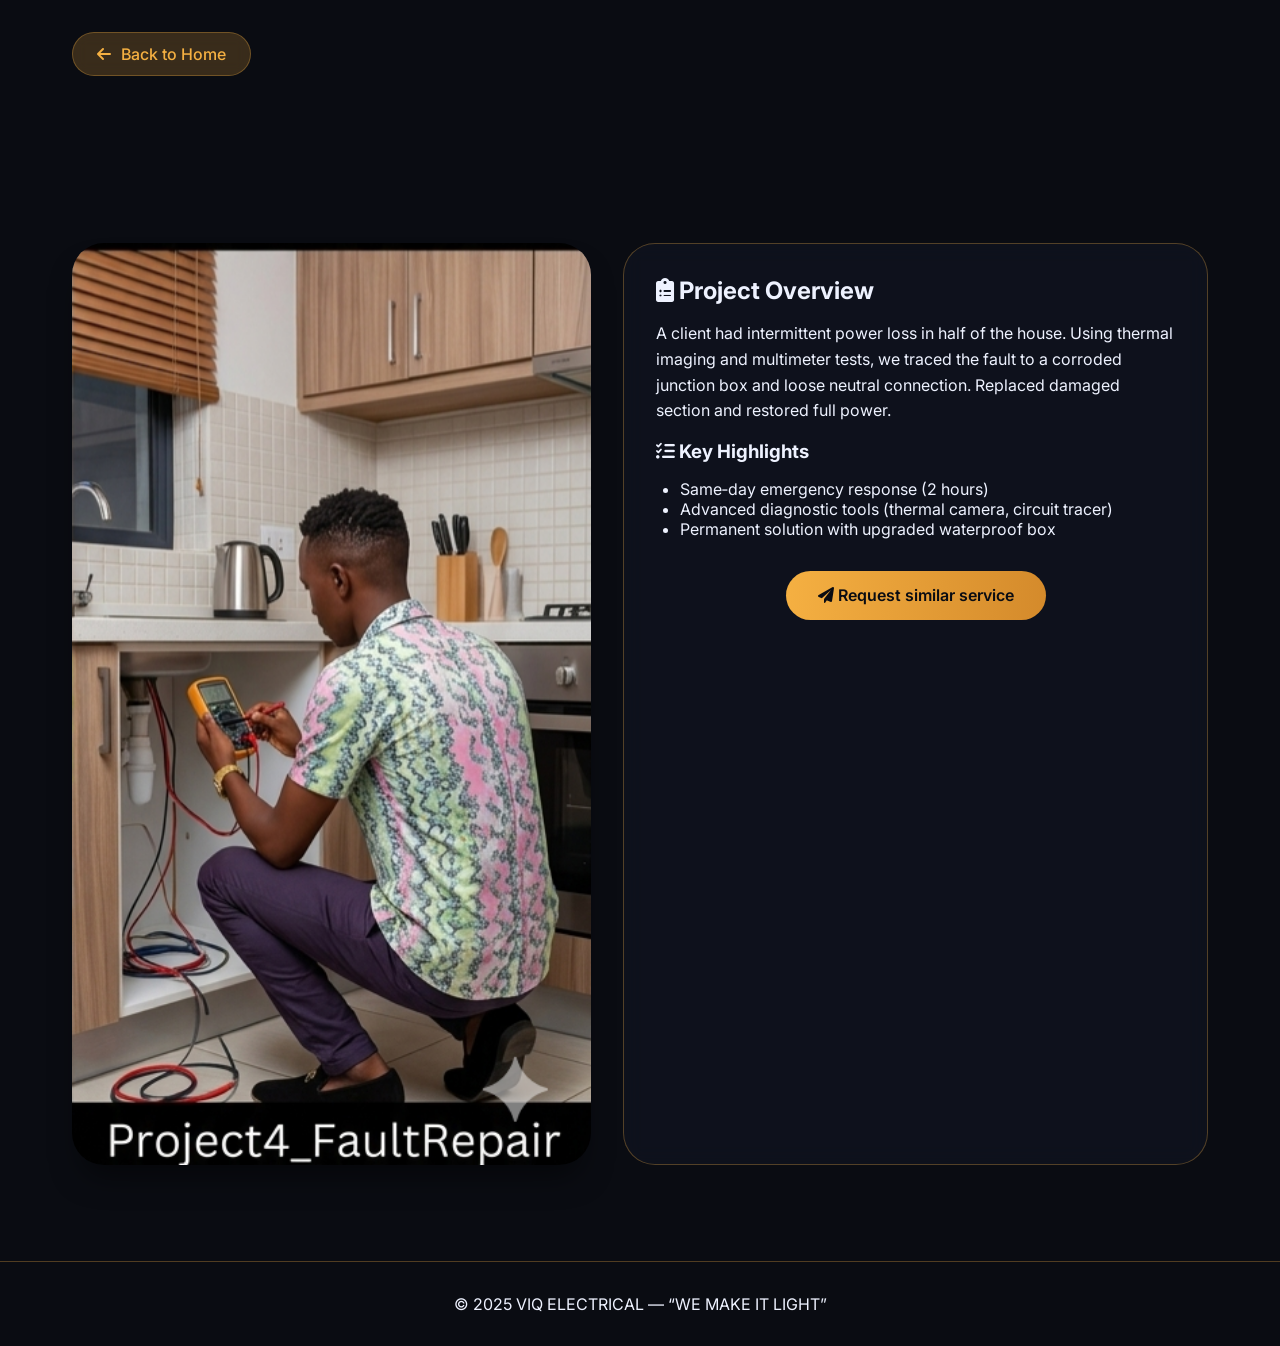
<file: projects/project-fault.html>
<!DOCTYPE html>
<html lang="en">
<head>
    <meta charset="UTF-8">
    <meta name="viewport" content="width=device-width, initial-scale=1.0">
    <title>Fault Finding & Repair | VIQ Electrical</title>
    <link href="https://fonts.googleapis.com/css2?family=Inter:wght@300;400;600;700;800&display=swap" rel="stylesheet">
    <link rel="stylesheet" href="https://cdnjs.cloudflare.com/ajax/libs/font-awesome/6.0.0-beta3/css/all.min.css">
    <script src="https://cdnjs.cloudflare.com/ajax/libs/gsap/3.12.5/gsap.min.js"></script>
    <style>
        * { margin: 0; padding: 0; box-sizing: border-box; }
        body {
            font-family: 'Inter', sans-serif;
            background: #0a0c12;
            color: #eef2ff;
            overflow-x: hidden;
        }
        .container { max-width: 1200px; margin: 0 auto; padding: 2rem; }
        .back-btn {
            display: inline-flex; align-items: center; gap: 10px;
            background: rgba(245, 176, 66, 0.2); backdrop-filter: blur(8px);
            padding: 0.7rem 1.5rem; border-radius: 50px;
            text-decoration: none; color: #f5b042; font-weight: 500;
            margin-bottom: 2rem; transition: 0.3s;
            border: 1px solid rgba(245,176,66,0.3);
        }
        .back-btn:hover { background: #f5b042; color: #0a0c12; transform: translateX(-5px); }
        .project-hero { text-align: center; margin-bottom: 3rem; animation: fadeInUp 0.8s ease; }
        .project-hero h1 { font-size: 3rem; background: linear-gradient(135deg, #fff, #f5b042); -webkit-background-clip: text; background-clip: text; color: transparent; }
        .project-content { display: flex; flex-wrap: wrap; gap: 2rem; margin-top: 2rem; }
        .project-image { flex: 1; border-radius: 2rem; overflow: hidden; box-shadow: 0 20px 30px -10px rgba(0,0,0,0.5); }
        .project-image img { width: 100%; height: auto; display: block; }
        .project-description { flex: 1; background: rgba(18, 22, 35, 0.6); backdrop-filter: blur(10px); border-radius: 2rem; padding: 2rem; border: 1px solid rgba(245,176,66,0.3); }
        .cta-contact { margin-top: 2rem; text-align: center; }
        .liquid-btn { background: linear-gradient(95deg, #f5b042, #d48a2b); padding: 0.9rem 2rem; border-radius: 50px; color: #0a0c12; font-weight: 600; text-decoration: none; display: inline-block; transition: 0.3s; }
        .liquid-btn:hover { transform: scale(1.02); }
        @keyframes fadeInUp { from { opacity: 0; transform: translateY(30px); } to { opacity: 1; transform: translateY(0); } }
        footer { text-align: center; padding: 2rem; border-top: 1px solid rgba(245,176,66,0.3); margin-top: 4rem; }
    </style>
</head>
<body>
    <div class="container">
        <a href="../index.html" class="back-btn"><i class="fas fa-arrow-left"></i> Back to Home</a>
        <div class="project-hero">
            <h1>Emergency Fault Finding & Repair</h1>
            <p style="color: #f5b042; margin-top: 0.5rem;">Rapid diagnosis and safe fix of electrical faults</p>
        </div>
        <div class="project-content">
            <div class="project-image">
                <img src="../images/fault.png" alt="Fault finding and repair">
            </div>
            <div class="project-description">
                <h2><i class="fas fa-clipboard-list"></i> Project Overview</h2>
                <p style="margin: 1rem 0; line-height: 1.6;">A client had intermittent power loss in half of the house. Using thermal imaging and multimeter tests, we traced the fault to a corroded junction box and loose neutral connection. Replaced damaged section and restored full power.</p>
                <h3><i class="fas fa-tasks"></i> Key Highlights</h3>
                <ul style="margin: 1rem 0 0 1.5rem;">
                    <li>Same‑day emergency response (2 hours)</li>
                    <li>Advanced diagnostic tools (thermal camera, circuit tracer)</li>
                    <li>Permanent solution with upgraded waterproof box</li>
                </ul>
                <div class="cta-contact">
                    <a href="../index.html#contact" class="liquid-btn"><i class="fas fa-paper-plane"></i> Request similar service</a>
                </div>
            </div>
        </div>
    </div>
    <footer><p>© 2025 VIQ ELECTRICAL — “WE MAKE IT LIGHT”</p></footer>
    <script>
        gsap.from(".project-hero", { opacity: 0, y: 40, duration: 0.8, ease: "power2.out" });
        gsap.from(".project-content", { opacity: 0, y: 30, duration: 0.8, delay: 0.2 });
    </script>
</body>
</html>
</file>
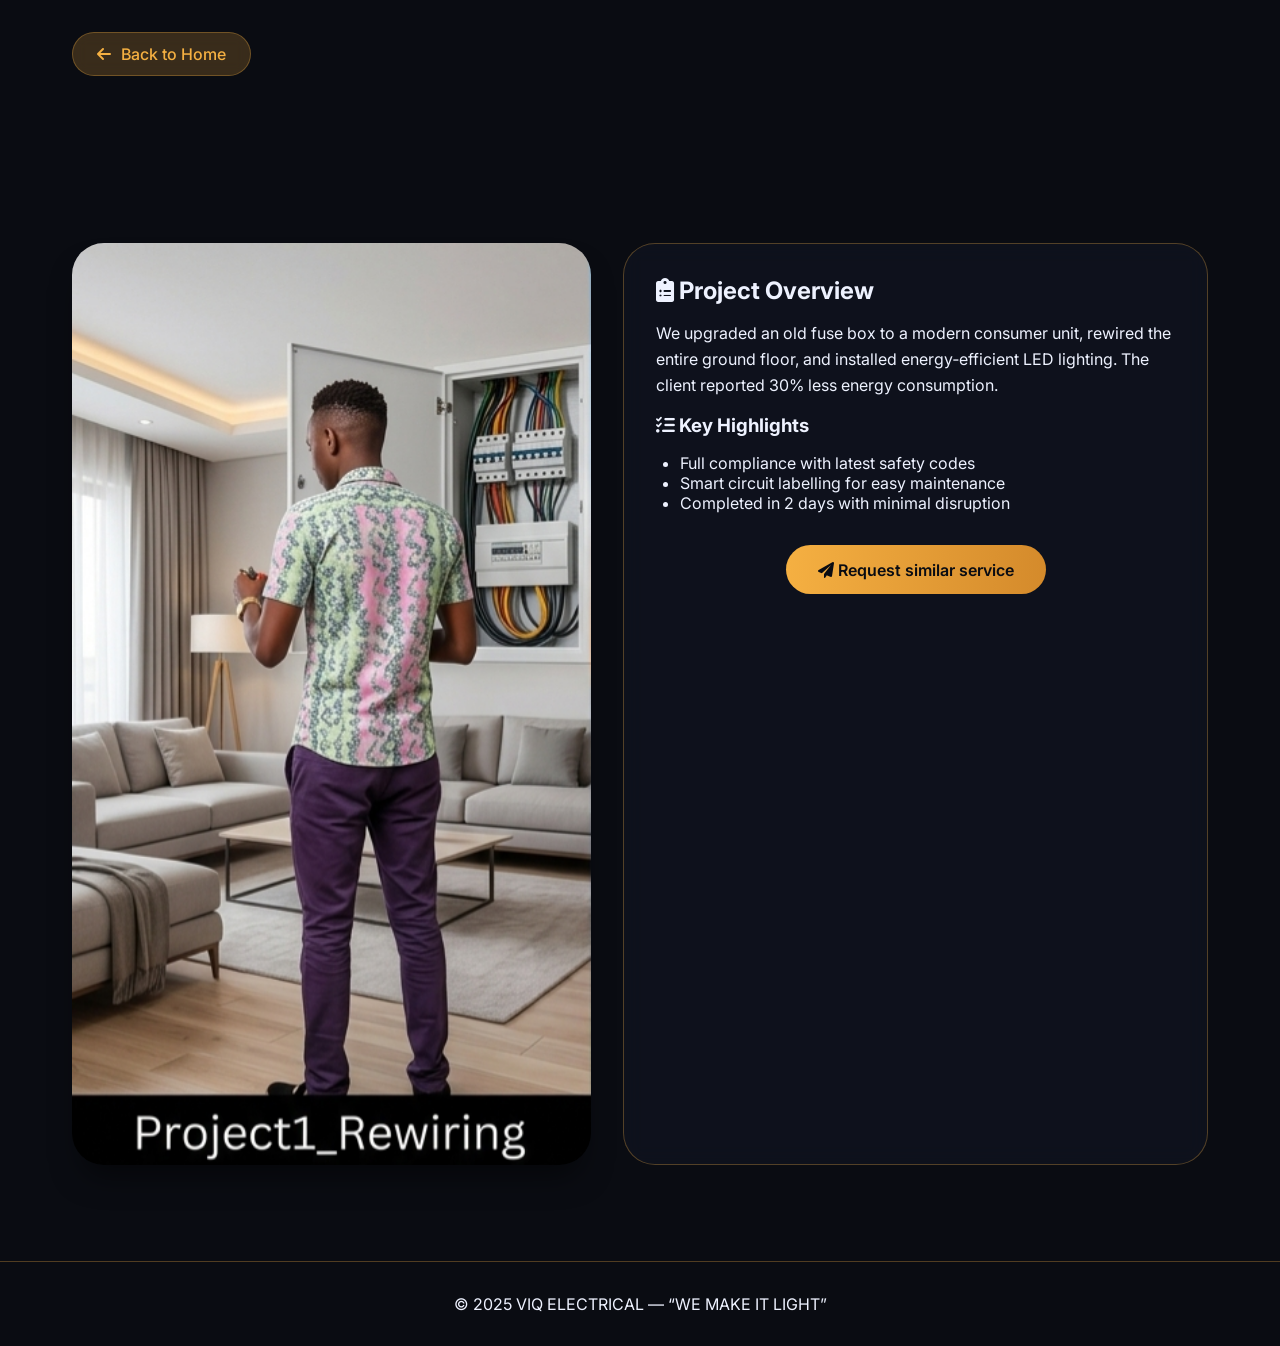
<file: projects/project-rewiring.html>
<!DOCTYPE html>
<html lang="en">
<head>
    <meta charset="UTF-8">
    <meta name="viewport" content="width=device-width, initial-scale=1.0">
    <title>Complete House Rewiring | VIQ Electrical</title>
    <link href="https://fonts.googleapis.com/css2?family=Inter:wght@300;400;600;700;800&display=swap" rel="stylesheet">
    <link rel="stylesheet" href="https://cdnjs.cloudflare.com/ajax/libs/font-awesome/6.0.0-beta3/css/all.min.css">
    <script src="https://cdnjs.cloudflare.com/ajax/libs/gsap/3.12.5/gsap.min.js"></script>
    <style>
        * {
            margin: 0;
            padding: 0;
            box-sizing: border-box;
        }
        body {
            font-family: 'Inter', sans-serif;
            background: #0a0c12;
            color: #eef2ff;
            overflow-x: hidden;
        }
        .container {
            max-width: 1200px;
            margin: 0 auto;
            padding: 2rem;
        }
        .back-btn {
            display: inline-flex;
            align-items: center;
            gap: 10px;
            background: rgba(245, 176, 66, 0.2);
            backdrop-filter: blur(8px);
            padding: 0.7rem 1.5rem;
            border-radius: 50px;
            text-decoration: none;
            color: #f5b042;
            font-weight: 500;
            margin-bottom: 2rem;
            transition: 0.3s;
            border: 1px solid rgba(245,176,66,0.3);
        }
        .back-btn:hover {
            background: #f5b042;
            color: #0a0c12;
            transform: translateX(-5px);
        }
        .project-hero {
            text-align: center;
            margin-bottom: 3rem;
            animation: fadeInUp 0.8s ease;
        }
        .project-hero h1 {
            font-size: 3rem;
            background: linear-gradient(135deg, #fff, #f5b042);
            -webkit-background-clip: text;
            background-clip: text;
            color: transparent;
        }
        .project-content {
            display: flex;
            flex-wrap: wrap;
            gap: 2rem;
            margin-top: 2rem;
        }
        .project-image {
            flex: 1;
            border-radius: 2rem;
            overflow: hidden;
            box-shadow: 0 20px 30px -10px rgba(0,0,0,0.5);
        }
        .project-image img {
            width: 100%;
            height: auto;
            display: block;
        }
        .project-description {
            flex: 1;
            background: rgba(18, 22, 35, 0.6);
            backdrop-filter: blur(10px);
            border-radius: 2rem;
            padding: 2rem;
            border: 1px solid rgba(245,176,66,0.3);
        }
        .cta-contact {
            margin-top: 2rem;
            text-align: center;
        }
        .liquid-btn {
            background: linear-gradient(95deg, #f5b042, #d48a2b);
            padding: 0.9rem 2rem;
            border-radius: 50px;
            color: #0a0c12;
            font-weight: 600;
            text-decoration: none;
            display: inline-block;
            transition: 0.3s;
        }
        .liquid-btn:hover {
            transform: scale(1.02);
        }
        @keyframes fadeInUp {
            from { opacity: 0; transform: translateY(30px); }
            to { opacity: 1; transform: translateY(0); }
        }
        footer {
            text-align: center;
            padding: 2rem;
            border-top: 1px solid rgba(245,176,66,0.3);
            margin-top: 4rem;
        }
    </style>
</head>
<body>
    <div class="container">
        <a href="../index.html" class="back-btn"><i class="fas fa-arrow-left"></i> Back to Home</a>
        
        <div class="project-hero">
            <h1>Complete House Rewiring</h1>
            <p style="color: #f5b042; margin-top: 0.5rem;">Modern panel upgrade & safety compliance</p>
        </div>
        
        <div class="project-content">
            <div class="project-image">
                <img src="../images/rewiring.png" alt="Complete house rewiring">
            </div>
            <div class="project-description">
                <h2><i class="fas fa-clipboard-list"></i> Project Overview</h2>
                <p style="margin: 1rem 0; line-height: 1.6;">We upgraded an old fuse box to a modern consumer unit, rewired the entire ground floor, and installed energy‑efficient LED lighting. The client reported 30% less energy consumption.</p>
                <h3><i class="fas fa-tasks"></i> Key Highlights</h3>
                <ul style="margin: 1rem 0 0 1.5rem;">
                    <li>Full compliance with latest safety codes</li>
                    <li>Smart circuit labelling for easy maintenance</li>
                    <li>Completed in 2 days with minimal disruption</li>
                </ul>
                <div class="cta-contact">
                    <a href="../index.html#contact" class="liquid-btn"><i class="fas fa-paper-plane"></i> Request similar service</a>
                </div>
            </div>
        </div>
    </div>
    <footer>
        <p>© 2025 VIQ ELECTRICAL — “WE MAKE IT LIGHT”</p>
    </footer>
    <script>
        gsap.from(".project-hero", { opacity: 0, y: 40, duration: 0.8, ease: "power2.out" });
        gsap.from(".project-content", { opacity: 0, y: 30, duration: 0.8, delay: 0.2 });
    </script>
</body>
</html>
</file>
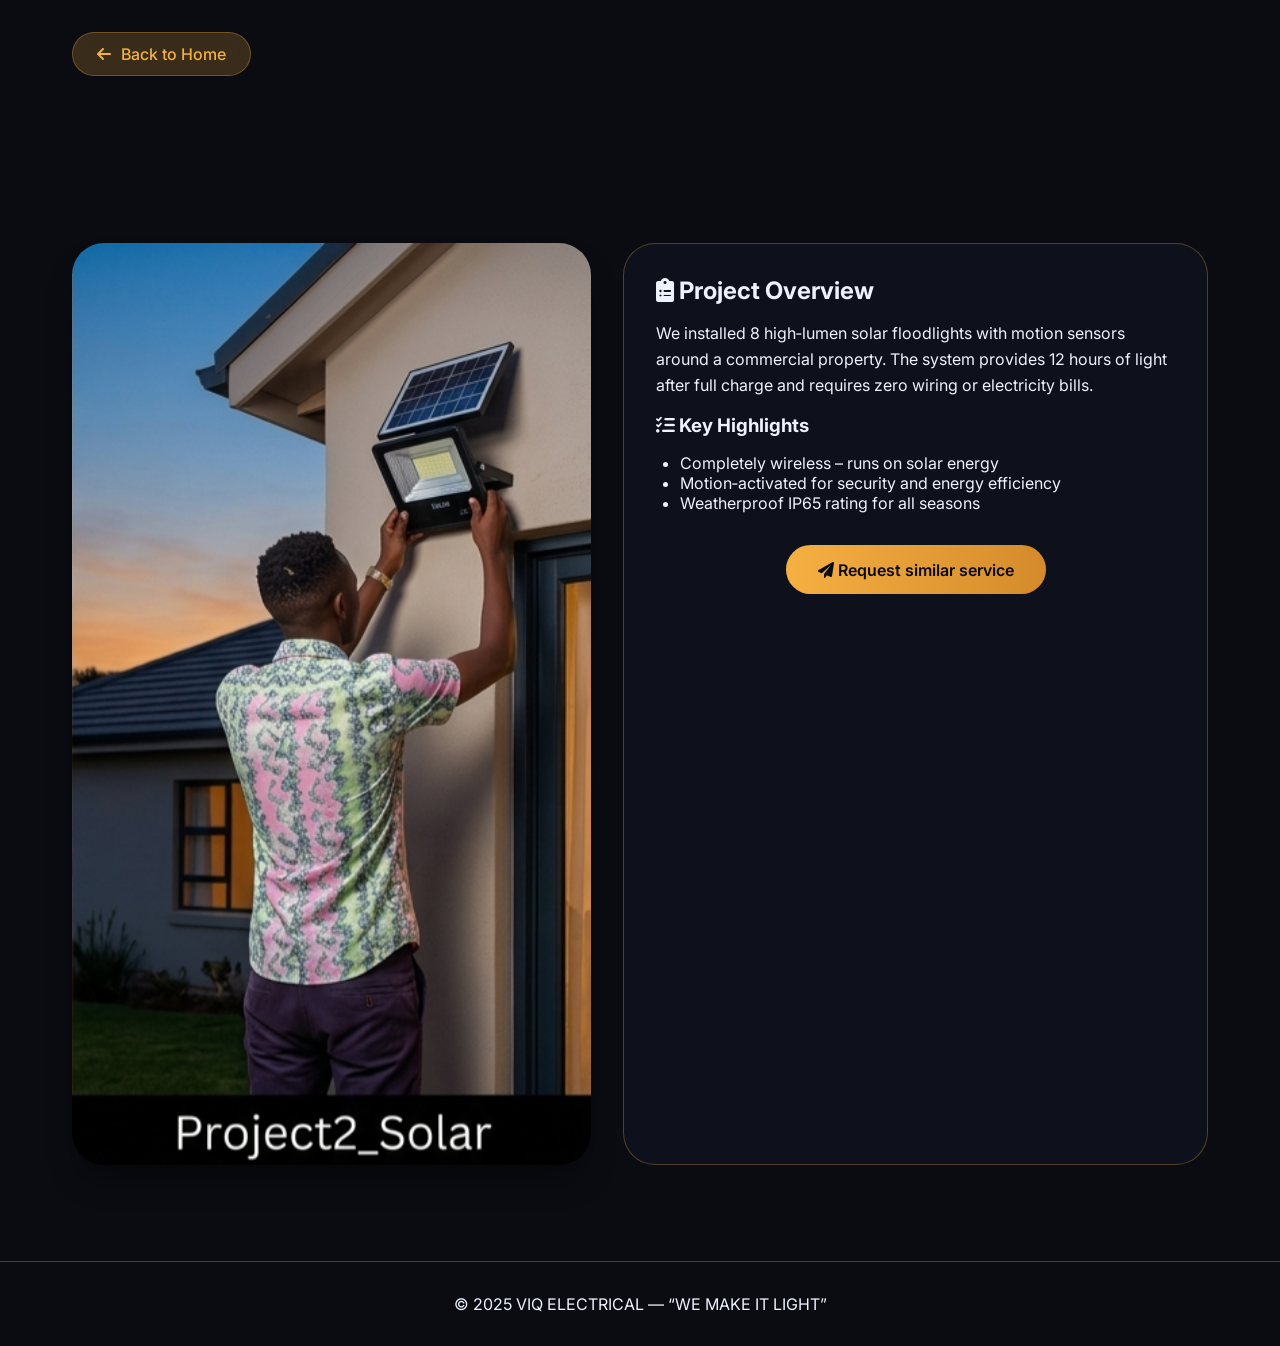
<file: projects/project-solar.html>
<!DOCTYPE html>
<html lang="en">
<head>
    <meta charset="UTF-8">
    <meta name="viewport" content="width=device-width, initial-scale=1.0">
    <title>Solar Security Lights | VIQ Electrical</title>
    <link href="https://fonts.googleapis.com/css2?family=Inter:wght@300;400;600;700;800&display=swap" rel="stylesheet">
    <link rel="stylesheet" href="https://cdnjs.cloudflare.com/ajax/libs/font-awesome/6.0.0-beta3/css/all.min.css">
    <script src="https://cdnjs.cloudflare.com/ajax/libs/gsap/3.12.5/gsap.min.js"></script>
    <style>
        * { margin: 0; padding: 0; box-sizing: border-box; }
        body {
            font-family: 'Inter', sans-serif;
            background: #0a0c12;
            color: #eef2ff;
            overflow-x: hidden;
        }
        .container { max-width: 1200px; margin: 0 auto; padding: 2rem; }
        .back-btn {
            display: inline-flex; align-items: center; gap: 10px;
            background: rgba(245, 176, 66, 0.2); backdrop-filter: blur(8px);
            padding: 0.7rem 1.5rem; border-radius: 50px;
            text-decoration: none; color: #f5b042; font-weight: 500;
            margin-bottom: 2rem; transition: 0.3s;
            border: 1px solid rgba(245,176,66,0.3);
        }
        .back-btn:hover { background: #f5b042; color: #0a0c12; transform: translateX(-5px); }
        .project-hero { text-align: center; margin-bottom: 3rem; animation: fadeInUp 0.8s ease; }
        .project-hero h1 { font-size: 3rem; background: linear-gradient(135deg, #fff, #f5b042); -webkit-background-clip: text; background-clip: text; color: transparent; }
        .project-content { display: flex; flex-wrap: wrap; gap: 2rem; margin-top: 2rem; }
        .project-image { flex: 1; border-radius: 2rem; overflow: hidden; box-shadow: 0 20px 30px -10px rgba(0,0,0,0.5); }
        .project-image img { width: 100%; height: auto; display: block; }
        .project-description { flex: 1; background: rgba(18, 22, 35, 0.6); backdrop-filter: blur(10px); border-radius: 2rem; padding: 2rem; border: 1px solid rgba(245,176,66,0.3); }
        .cta-contact { margin-top: 2rem; text-align: center; }
        .liquid-btn { background: linear-gradient(95deg, #f5b042, #d48a2b); padding: 0.9rem 2rem; border-radius: 50px; color: #0a0c12; font-weight: 600; text-decoration: none; display: inline-block; transition: 0.3s; }
        .liquid-btn:hover { transform: scale(1.02); }
        @keyframes fadeInUp { from { opacity: 0; transform: translateY(30px); } to { opacity: 1; transform: translateY(0); } }
        footer { text-align: center; padding: 2rem; border-top: 1px solid rgba(245,176,66,0.3); margin-top: 4rem; }
    </style>
</head>
<body>
    <div class="container">
        <a href="../index.html" class="back-btn"><i class="fas fa-arrow-left"></i> Back to Home</a>
        <div class="project-hero">
            <h1>Solar Security Lights Installation</h1>
            <p style="color: #f5b042; margin-top: 0.5rem;">Motion sensor lighting for safety & energy saving</p>
        </div>
        <div class="project-content">
            <div class="project-image">
                <img src="../images/solar.png" alt="Solar security lights">
            </div>
            <div class="project-description">
                <h2><i class="fas fa-clipboard-list"></i> Project Overview</h2>
                <p style="margin: 1rem 0; line-height: 1.6;">We installed 8 high‑lumen solar floodlights with motion sensors around a commercial property. The system provides 12 hours of light after full charge and requires zero wiring or electricity bills.</p>
                <h3><i class="fas fa-tasks"></i> Key Highlights</h3>
                <ul style="margin: 1rem 0 0 1.5rem;">
                    <li>Completely wireless – runs on solar energy</li>
                    <li>Motion‑activated for security and energy efficiency</li>
                    <li>Weatherproof IP65 rating for all seasons</li>
                </ul>
                <div class="cta-contact">
                    <a href="../index.html#contact" class="liquid-btn"><i class="fas fa-paper-plane"></i> Request similar service</a>
                </div>
            </div>
        </div>
    </div>
    <footer><p>© 2025 VIQ ELECTRICAL — “WE MAKE IT LIGHT”</p></footer>
    <script>
        gsap.from(".project-hero", { opacity: 0, y: 40, duration: 0.8, ease: "power2.out" });
        gsap.from(".project-content", { opacity: 0, y: 30, duration: 0.8, delay: 0.2 });
    </script>
</body>
</html>
</file>
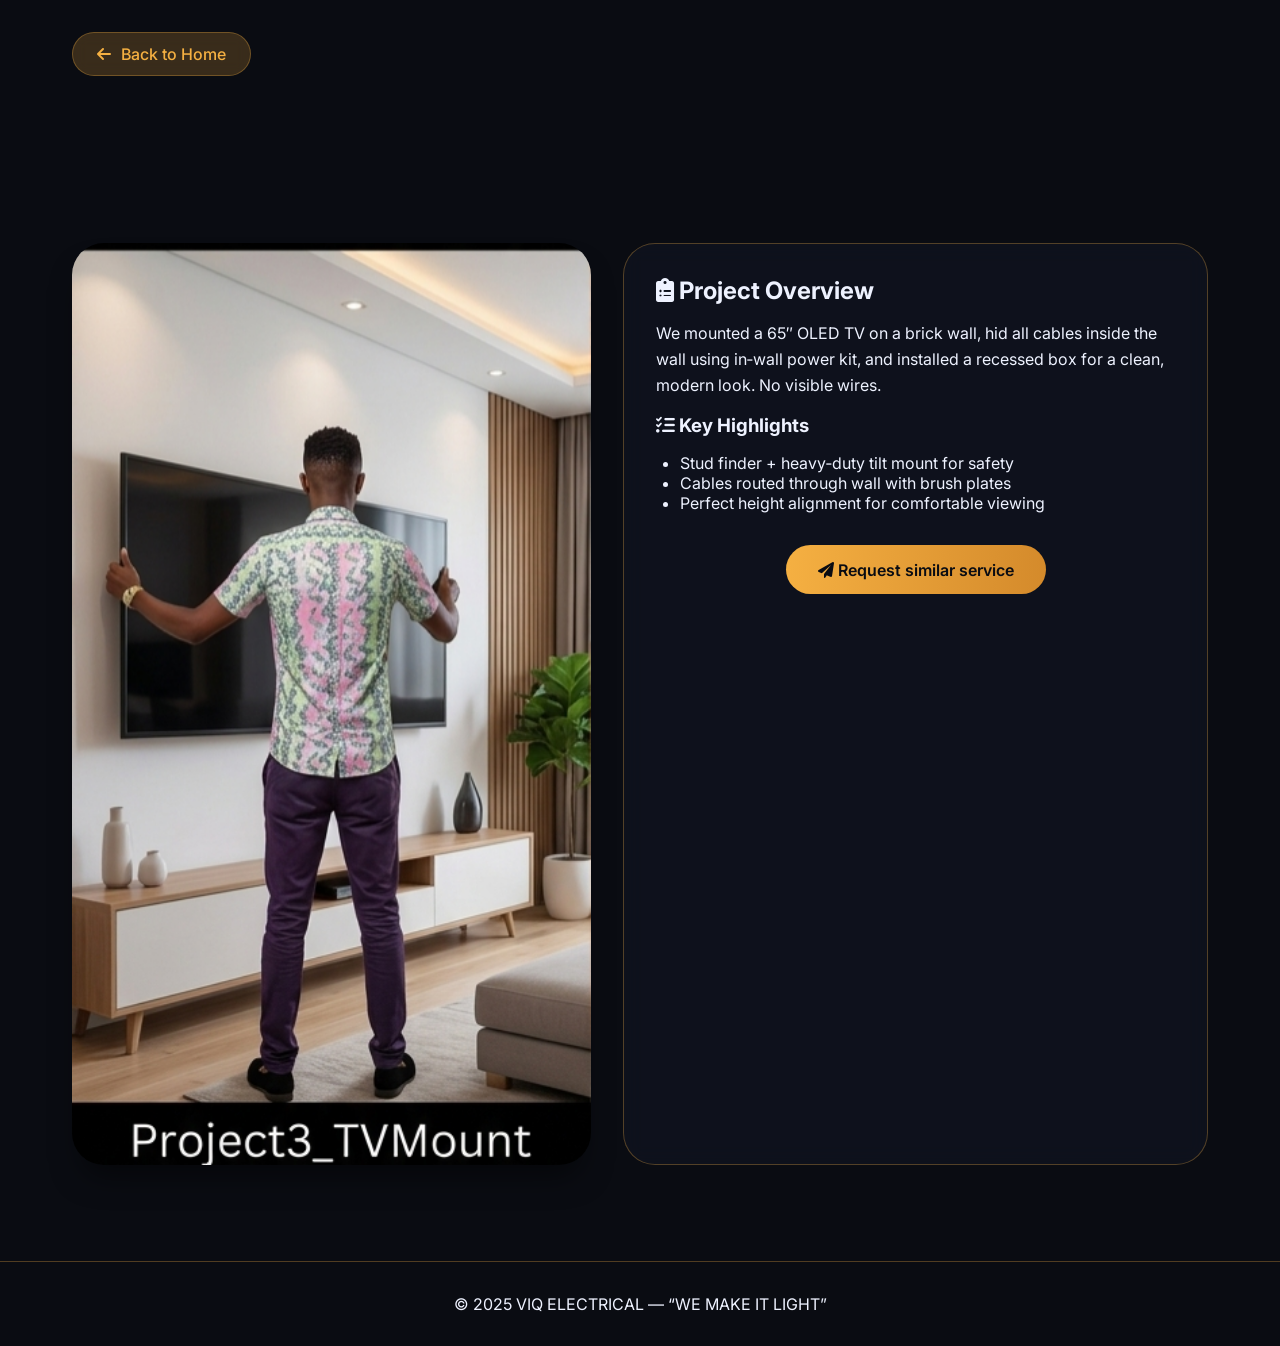
<file: projects/project-tvmount.html>
<!DOCTYPE html>
<html lang="en">
<head>
    <meta charset="UTF-8">
    <meta name="viewport" content="width=device-width, initial-scale=1.0">
    <title>TV Mount & Cable Hiding | VIQ Electrical</title>
    <link href="https://fonts.googleapis.com/css2?family=Inter:wght@300;400;600;700;800&display=swap" rel="stylesheet">
    <link rel="stylesheet" href="https://cdnjs.cloudflare.com/ajax/libs/font-awesome/6.0.0-beta3/css/all.min.css">
    <script src="https://cdnjs.cloudflare.com/ajax/libs/gsap/3.12.5/gsap.min.js"></script>
    <style>
        * { margin: 0; padding: 0; box-sizing: border-box; }
        body {
            font-family: 'Inter', sans-serif;
            background: #0a0c12;
            color: #eef2ff;
            overflow-x: hidden;
        }
        .container { max-width: 1200px; margin: 0 auto; padding: 2rem; }
        .back-btn {
            display: inline-flex; align-items: center; gap: 10px;
            background: rgba(245, 176, 66, 0.2); backdrop-filter: blur(8px);
            padding: 0.7rem 1.5rem; border-radius: 50px;
            text-decoration: none; color: #f5b042; font-weight: 500;
            margin-bottom: 2rem; transition: 0.3s;
            border: 1px solid rgba(245,176,66,0.3);
        }
        .back-btn:hover { background: #f5b042; color: #0a0c12; transform: translateX(-5px); }
        .project-hero { text-align: center; margin-bottom: 3rem; animation: fadeInUp 0.8s ease; }
        .project-hero h1 { font-size: 3rem; background: linear-gradient(135deg, #fff, #f5b042); -webkit-background-clip: text; background-clip: text; color: transparent; }
        .project-content { display: flex; flex-wrap: wrap; gap: 2rem; margin-top: 2rem; }
        .project-image { flex: 1; border-radius: 2rem; overflow: hidden; box-shadow: 0 20px 30px -10px rgba(0,0,0,0.5); }
        .project-image img { width: 100%; height: auto; display: block; }
        .project-description { flex: 1; background: rgba(18, 22, 35, 0.6); backdrop-filter: blur(10px); border-radius: 2rem; padding: 2rem; border: 1px solid rgba(245,176,66,0.3); }
        .cta-contact { margin-top: 2rem; text-align: center; }
        .liquid-btn { background: linear-gradient(95deg, #f5b042, #d48a2b); padding: 0.9rem 2rem; border-radius: 50px; color: #0a0c12; font-weight: 600; text-decoration: none; display: inline-block; transition: 0.3s; }
        .liquid-btn:hover { transform: scale(1.02); }
        @keyframes fadeInUp { from { opacity: 0; transform: translateY(30px); } to { opacity: 1; transform: translateY(0); } }
        footer { text-align: center; padding: 2rem; border-top: 1px solid rgba(245,176,66,0.3); margin-top: 4rem; }
    </style>
</head>
<body>
    <div class="container">
        <a href="../index.html" class="back-btn"><i class="fas fa-arrow-left"></i> Back to Home</a>
        <div class="project-hero">
            <h1>Professional TV Mount & Cable Hiding</h1>
            <p style="color: #f5b042; margin-top: 0.5rem;">Flawless wall mounting + invisible cable management</p>
        </div>
        <div class="project-content">
            <div class="project-image">
               <img src="../images/tvmount.png" alt="TV mount with cable hiding">
            </div>
            <div class="project-description">
                <h2><i class="fas fa-clipboard-list"></i> Project Overview</h2>
                <p style="margin: 1rem 0; line-height: 1.6;">We mounted a 65″ OLED TV on a brick wall, hid all cables inside the wall using in‑wall power kit, and installed a recessed box for a clean, modern look. No visible wires.</p>
                <h3><i class="fas fa-tasks"></i> Key Highlights</h3>
                <ul style="margin: 1rem 0 0 1.5rem;">
                    <li>Stud finder + heavy‑duty tilt mount for safety</li>
                    <li>Cables routed through wall with brush plates</li>
                    <li>Perfect height alignment for comfortable viewing</li>
                </ul>
                <div class="cta-contact">
                    <a href="../index.html#contact" class="liquid-btn"><i class="fas fa-paper-plane"></i> Request similar service</a>
                </div>
            </div>
        </div>
    </div>
    <footer><p>© 2025 VIQ ELECTRICAL — “WE MAKE IT LIGHT”</p></footer>
    <script>
        gsap.from(".project-hero", { opacity: 0, y: 40, duration: 0.8, ease: "power2.out" });
        gsap.from(".project-content", { opacity: 0, y: 30, duration: 0.8, delay: 0.2 });
    </script>
</body>
</html>
</file>
